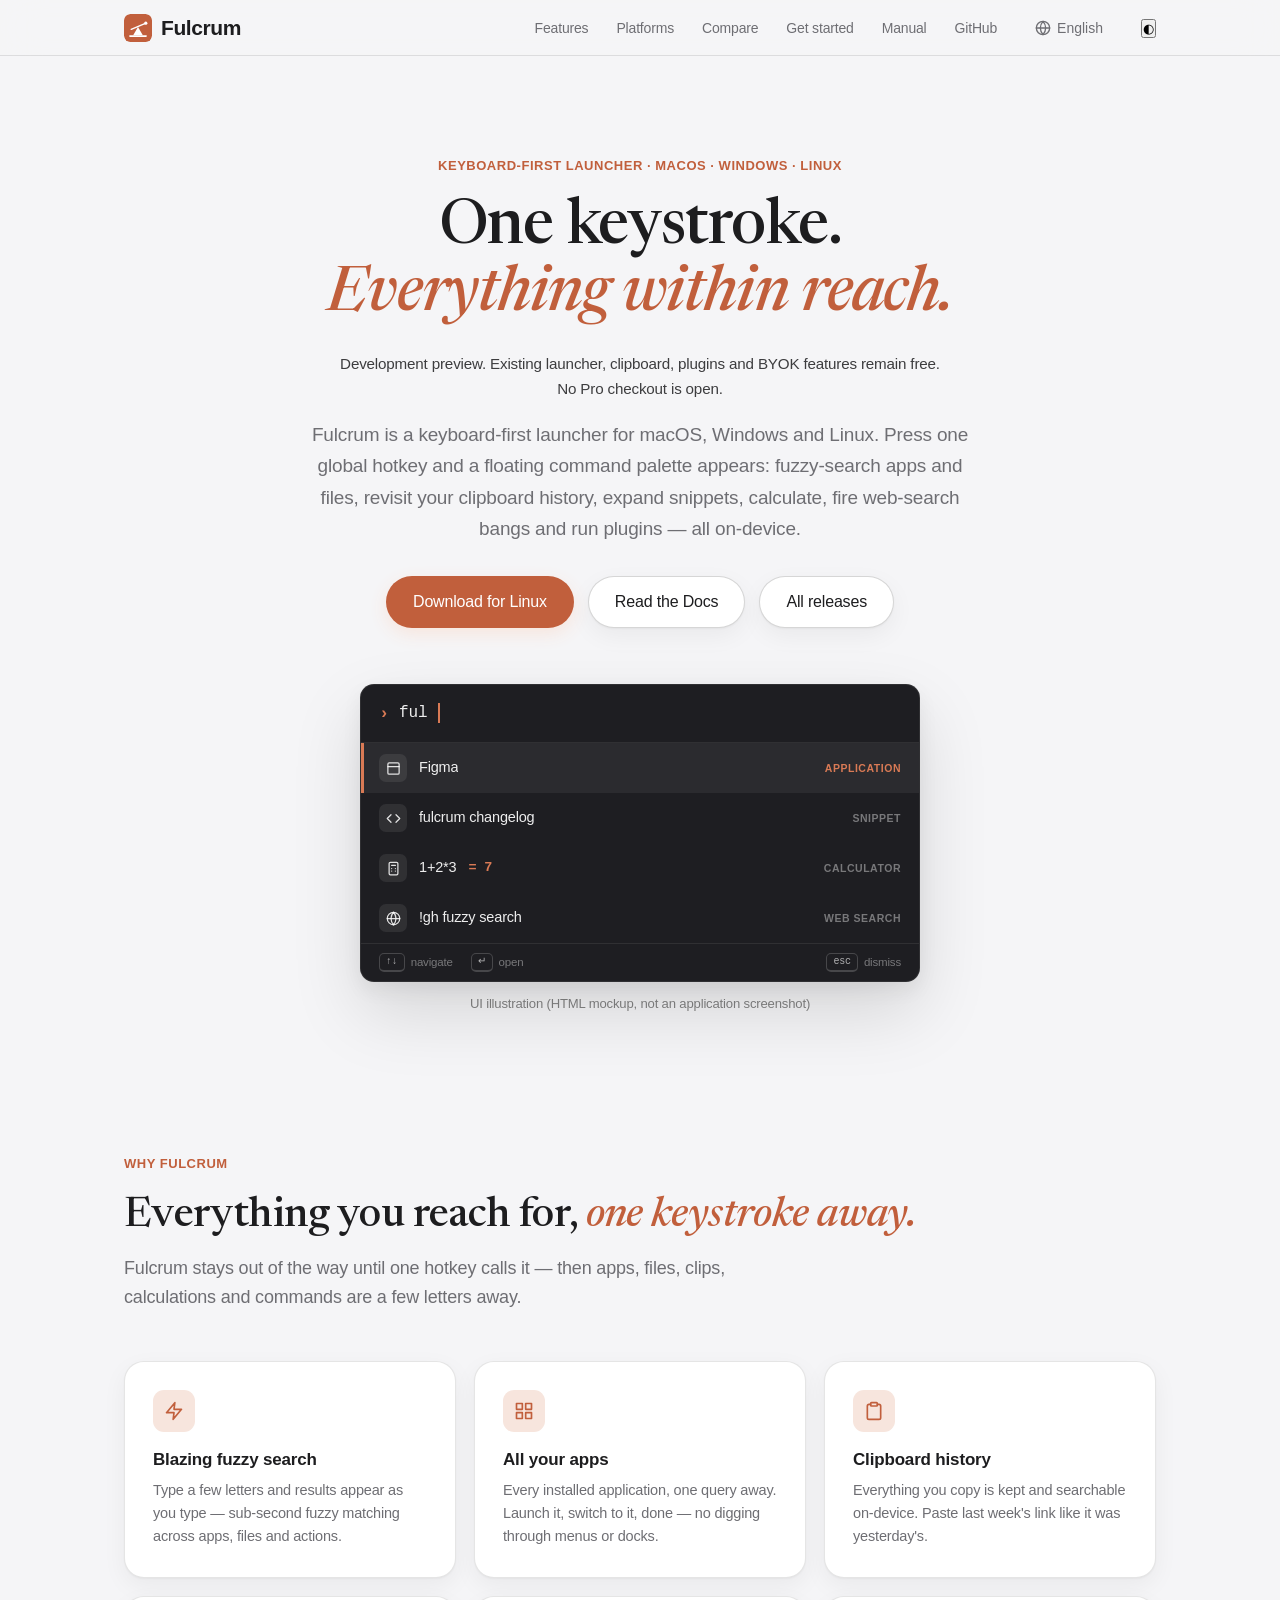
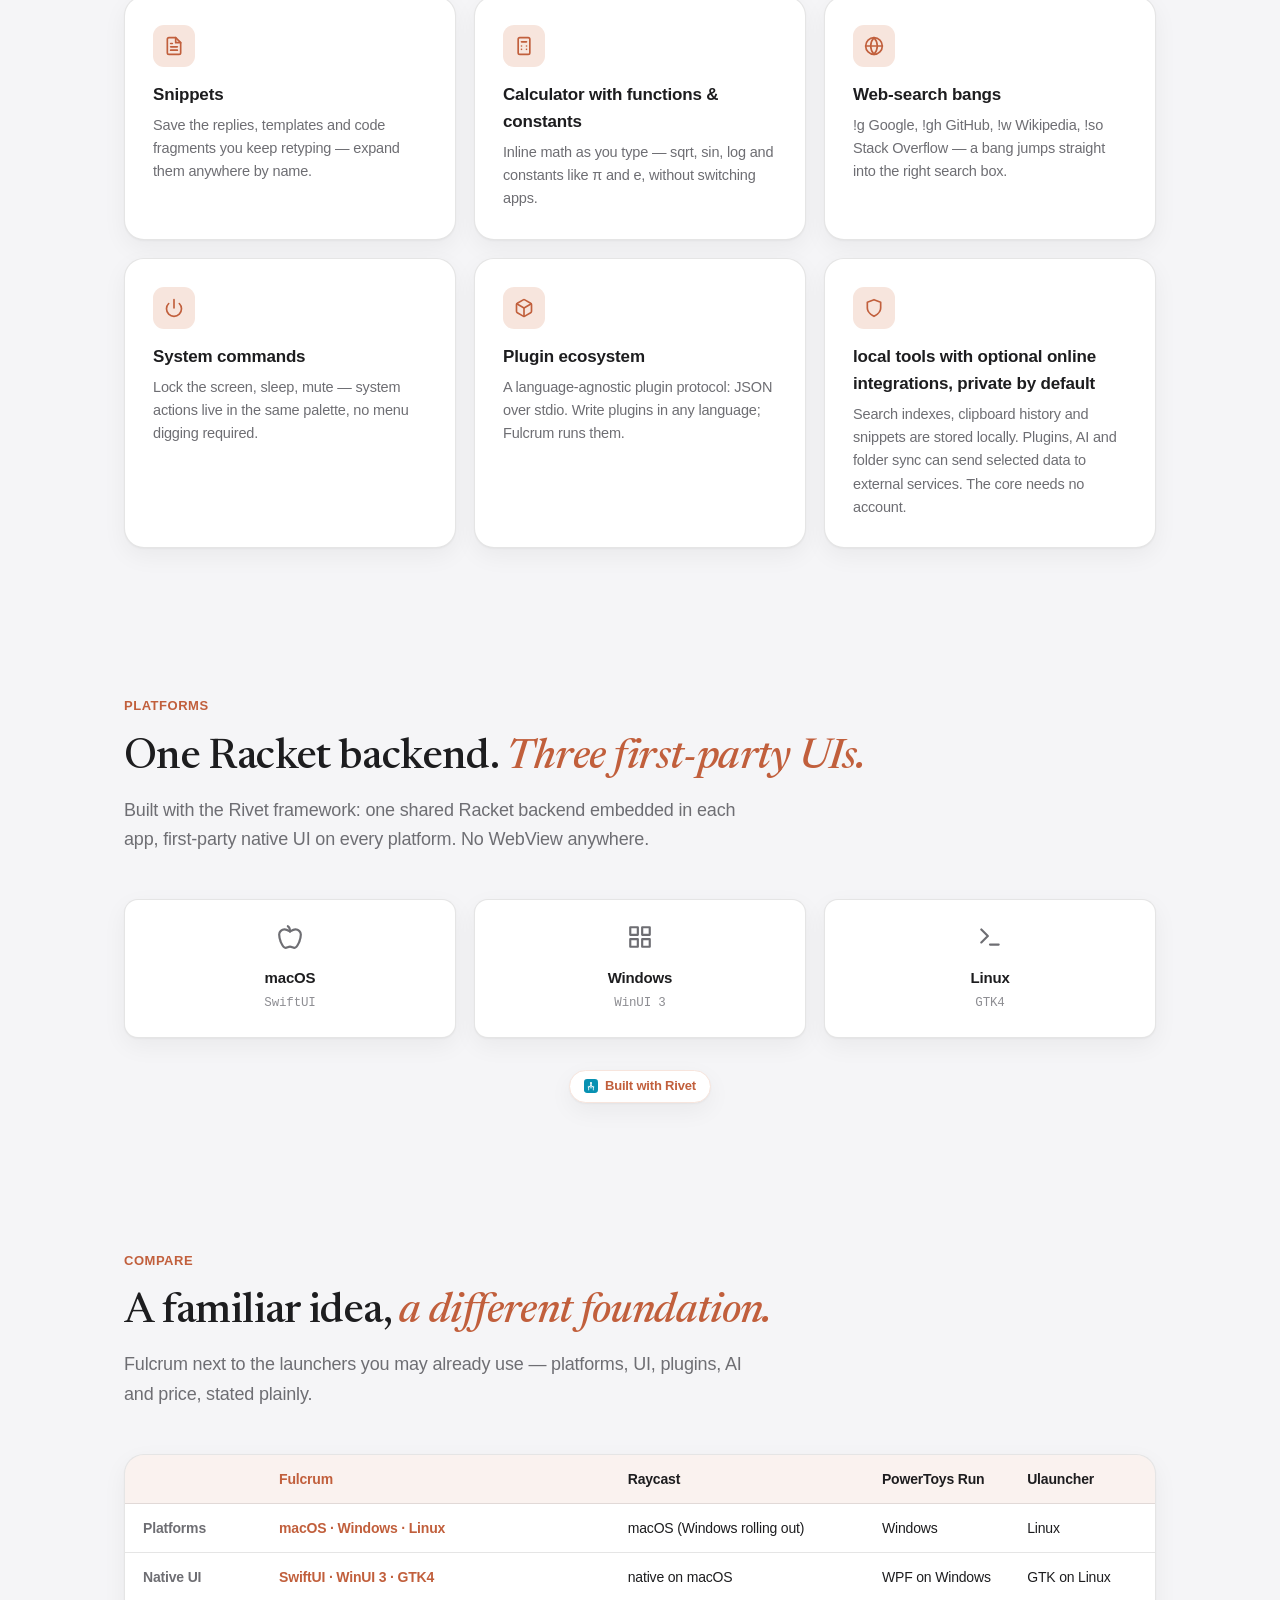
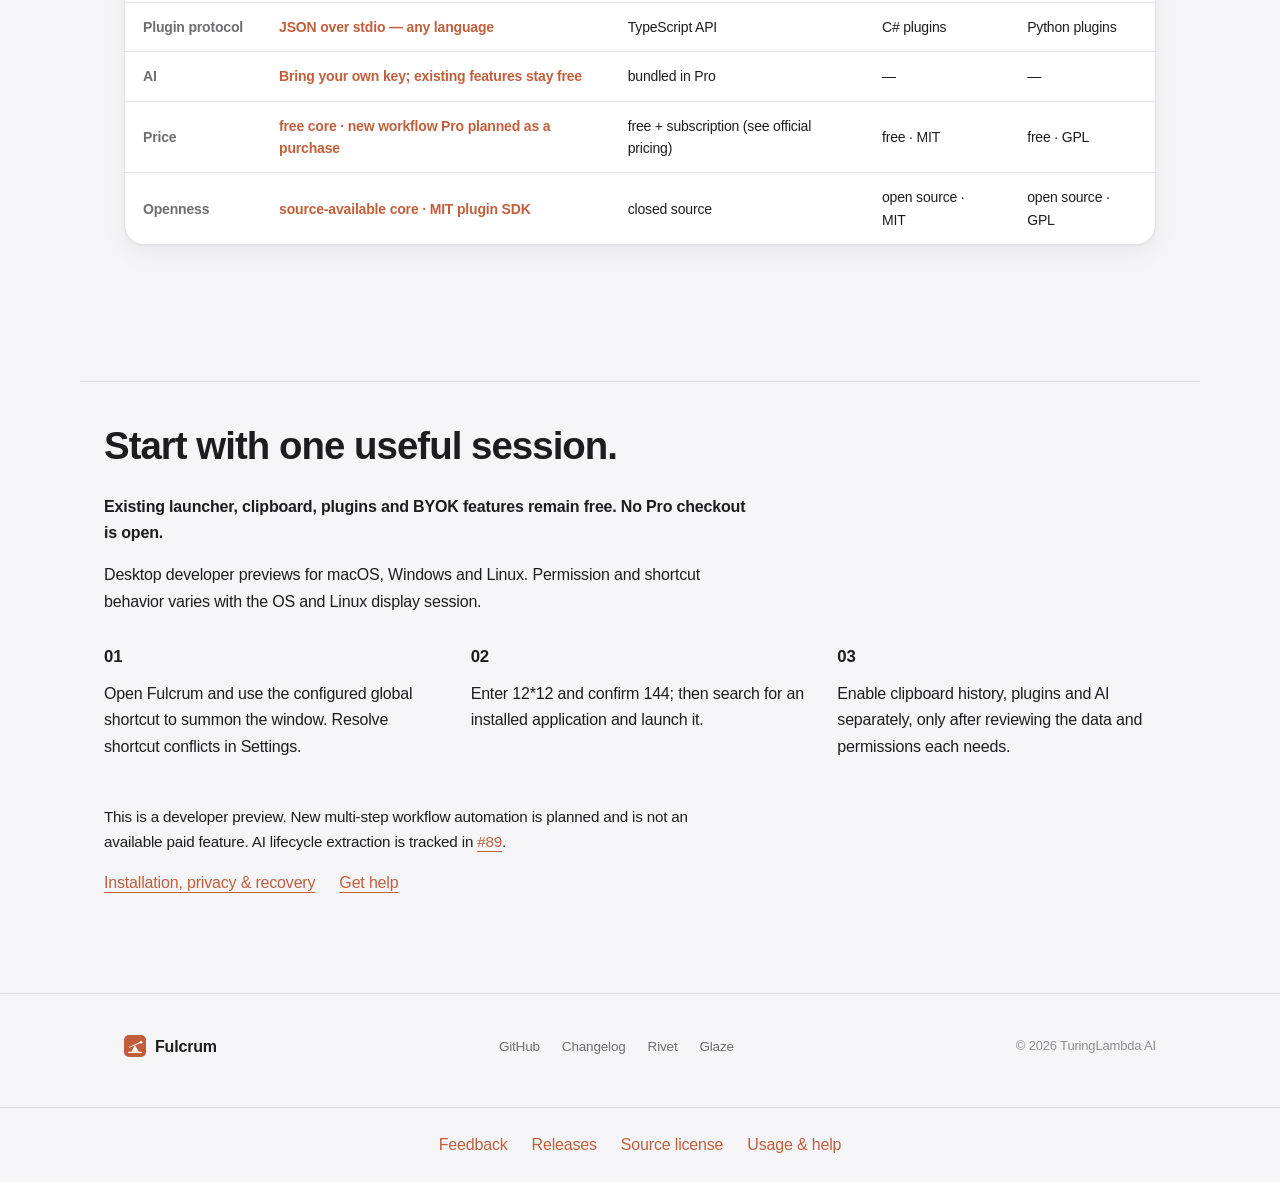
<file: site/index.html>
<!DOCTYPE html>
<html lang="zh-CN">

<head>
    <meta charset="UTF-8">
    <meta name="viewport" content="width=device-width, initial-scale=1.0">
    <title>Fulcrum 支点 — 一次按键，直达一切。</title>
    <meta name="description" content="Fulcrum（支点）是 macOS、Windows 与 Linux 上的键盘优先启动器：一个全局热键唤出浮动命令面板——模糊搜索应用与文件、剪贴板历史、片段、计算、网络搜索 bang 与插件，本地工具与可选在线集成。">
    <link rel="canonical" href="https://fulcrum.jrtx.site/">
    <meta name="theme-color" content="#c15f3c">
    <meta property="og:type" content="website">
    <meta property="og:site_name" content="Fulcrum">
    <meta property="og:title" content="Fulcrum — One keystroke. Everything within reach.">
    <meta property="og:description" content="Fulcrum is a keyboard-first launcher for macOS, Windows and Linux. One global hotkey opens a floating command palette: fuzzy-search apps and files, clipboard history, snippets, calculation, web-search bangs and plugins — local tools with optional online integrations.">
    <meta property="og:url" content="https://fulcrum.jrtx.site/">
    <meta name="twitter:card" content="summary">
    <meta name="twitter:title" content="Fulcrum — One keystroke. Everything within reach.">
    <meta name="twitter:description" content="Fulcrum is a keyboard-first launcher for macOS, Windows and Linux. One global hotkey opens a floating command palette: apps, files, clipboard history, snippets, calculation, web-search bangs and plugins — local tools with optional online integrations.">
    <script>
        // Anti-flash: set the theme before the stylesheet paints — from
        // localStorage when the user has picked manually, otherwise from the
        // system preference.
        (function () {
            var t;
            try { t = localStorage.getItem('fulcrum-theme'); } catch (e) {}
            if (t !== 'dark' && t !== 'light') {
                t = window.matchMedia && matchMedia('(prefers-color-scheme: dark)').matches ? 'dark' : 'light';
            }
            document.documentElement.dataset.theme = t;
        })();
    </script>
    <link rel="icon" type="image/svg+xml" href="data:image/svg+xml,%3Csvg xmlns='http://www.w3.org/2000/svg' viewBox='0 0 512 512'%3E%3Crect width='512' height='512' rx='115' fill='%23c15f3c'/%3E%3Cpath d='M108 404 L404 404' stroke='%23FFFFFF' stroke-width='30' stroke-linecap='round'/%3E%3Cpath d='M256 236 L344 388 L168 388 Z' fill='%23FFFFFF'/%3E%3Cpath d='M132 282 L380 176' stroke='%23FFFFFF' stroke-width='24' stroke-linecap='round'/%3E%3Ccircle cx='398' cy='168' r='30' fill='%23FFFFFF'/%3E%3C/svg%3E">
    <link rel="stylesheet" href="styles.css">
    <link rel="preload" href="fonts/newsreader-latin-var.woff2" as="font" type="font/woff2" crossorigin>
    <link rel="preload" href="fonts/newsreader-latin-var-italic.woff2" as="font" type="font/woff2" crossorigin>
    <script>document.documentElement.classList.add('js-anim')</script>
    <style>
        /* Fulcrum's per-site accent family (warm copper), re-asserted over
           the shared stylesheet's neutral defaults — family pattern. */
        :root {
            --accent: #c15f3c;
            --accent-hover: #a94f30;
            --accent-soft: #f7e5dd;
            --accent-tint: rgba(193, 95, 60, 0.08);
            --accent-bright: #d97a55;
        }
    #pricing .pricing-grid { grid-template-columns:repeat(2,minmax(0,1fr)); }
#pricing .plan-price { font-size:clamp(2rem,4vw,3rem); overflow-wrap:anywhere; }
@media (max-width:700px) { #pricing .pricing-grid { grid-template-columns:minmax(0,1fr); } }
</style>
<script>
var _hmt = _hmt || [];
(function() {
  var hm = document.createElement("script");
  hm.src = "https://hm.baidu.com/hm.js?8e2445912635226bcba0c400bfb6079d";
  var s = document.getElementsByTagName("script")[0];
  s.parentNode.insertBefore(hm, s);
})();
</script>
<style>
  #product-support { display:flex; flex-wrap:wrap; justify-content:center; gap:12px 24px; padding:24px; font:inherit; border-top:1px solid var(--border, #a8a29e); }
  #product-support a:focus-visible { outline:2px solid currentColor; outline-offset:4px; }
  html:lang(en) #product-support .support-zh, html:lang(zh) #product-support .support-en { display:none; }
</style>
<style id="product-start-style">
.product-availability{font-size:.95rem;line-height:1.65;max-width:72ch;margin:18px 0;opacity:.85}
.hero-demo-caption{margin:12px auto 0;text-align:center;font-size:.82rem;line-height:1.5;color:var(--muted,var(--text-muted,#777));opacity:.9} .hero .product-availability{margin-left:auto;margin-right:auto}
.product-start{max-width:1120px;margin:64px auto;padding:32px 24px;border-top:1px solid var(--border,#aaa);font:inherit;line-height:1.65}
.product-start h2{font-size:clamp(1.7rem,3vw,2.4rem);letter-spacing:-.025em;margin:0 0 16px}.product-start h3{font-size:1.05rem;margin:0 0 10px}.product-start p{margin:0 0 16px;max-width:74ch}.product-start-grid{display:grid;grid-template-columns:repeat(3,minmax(0,1fr));gap:28px;margin:28px 0}.product-start a{text-decoration:underline;text-underline-offset:4px;overflow-wrap:anywhere}.product-start a:focus-visible{outline:2px solid currentColor;outline-offset:5px}.product-start .start-links{display:flex;gap:16px 24px;flex-wrap:wrap}.product-start .start-status{font-weight:600}.product-start .start-limits{font-size:.95em}
html:lang(en) .reader-zh,html:lang(zh) .reader-en{display:none!important}@media(max-width:700px){.product-start{margin:40px auto;padding:24px 20px}.product-start-grid{grid-template-columns:1fr;gap:18px}}
</style>
<style>.lang-menu li.lang-choice{padding:0}.lang-menu .lang-choice button{display:block;width:100%;padding:8px 12px;border:0;background:transparent;color:inherit;font:inherit;text-align:left;cursor:pointer}.lang-menu .lang-choice button:focus-visible{outline:2px solid currentColor;outline-offset:-2px;border-radius:4px}</style>
</head>

<body>

    <!-- Nav -->
    <nav class="nav-container">
        <div class="nav-wrapper">
            <div class="nav-brand">
                <svg class="nav-logo" width="28" height="28" viewBox="0 0 512 512" fill="none">
                    <rect width="512" height="512" rx="115" fill="#c15f3c"/>
                    <path d="M108 404 L404 404" stroke="#FFFFFF" stroke-width="30" stroke-linecap="round"/>
                    <path d="M256 236 L344 388 L168 388 Z" fill="#FFFFFF"/>
                    <path d="M132 282 L380 176" stroke="#FFFFFF" stroke-width="24" stroke-linecap="round"/>
                    <circle cx="398" cy="168" r="30" fill="#FFFFFF"/>
                </svg>
                Fulcrum
            </div>
            <ul class="nav-menu">
                <li><a href="#features" class="optional" data-i18n="nav.features">功能</a></li>
                <li><a href="#platforms" class="optional" data-i18n="nav.platforms">平台</a></li>
                <li><a href="#compare" class="optional" data-i18n="nav.compare">对比</a></li>
                <li><a href="#start-here" class="optional" data-i18n="nav.pricing">开始使用</a></li>
                <li><a href="guide.html" data-i18n="nav.guide">手册</a></li>
                <li><a href="https://github.com/turinglambdaai/fulcrum" class="optional">GitHub</a></li>
                <li class="lang-dropdown-wrapper">
                    <button class="lang-btn" onclick="void 0">
                        <svg width="16" height="16" viewBox="0 0 24 24" fill="none" stroke="currentColor" stroke-width="2" stroke-linecap="round" stroke-linejoin="round">
                            <circle cx="12" cy="12" r="10"></circle>
                            <line x1="2" y1="12" x2="22" y2="12"></line>
                            <path d="M12 2a15.3 15.3 0 0 1 4 10 15.3 15.3 0 0 1-4 10 15.3 15.3 0 0 1-4-10 15.3 15.3 0 0 1 4-10z"></path>
                        </svg>
                        <span id="current-lang-label">English</span>
                    </button>
                    <ul class="lang-menu">
                        <li class="lang-choice"><button type="button" onclick="setLanguage('en')">English</button></li>
                        <li class="lang-choice"><button type="button" onclick="setLanguage('zh')">简体中文</button></li>
                    </ul>
                </li>
                <li><button class="theme-btn" id="theme-btn" type="button" aria-label="Toggle theme">◐</button></li>
            </ul>
        </div>
    </nav>

    <!-- Hero -->
    <section class="hero" id="overview">
        <div class="container">
            <span class="eyebrow animate-on-scroll" data-i18n="hero.eyebrow">键盘优先的启动器 · macOS · Windows · Linux</span>
            <h1 class="animate-on-scroll">
                <span data-i18n="hero.h1a">一次按键，</span>
                <span class="accent" data-i18n="hero.h1b">直达一切。</span>
            </h1>
<p class="reader-en product-availability" lang="en">Development preview. Existing launcher, clipboard, plugins and BYOK features remain free. No Pro checkout is open.</p><p class="reader-zh product-availability" lang="zh">开发预览。已有启动器、剪贴板、插件和 BYOK 功能保持免费；尚未开放 Pro 购买。</p>
            <p class="lead animate-on-scroll" data-i18n="hero.lead">Fulcrum（支点）是 macOS、Windows 与 Linux 上的键盘优先启动器。按下全局热键，浮出命令面板：模糊搜索应用与文件、回溯剪贴板历史、展开片段、随手计算、发起网络搜索、运行插件——一切都在本机完成。</p>

            <div class="hero-buttons animate-on-scroll">
                <a href="https://github.com/turinglambdaai/fulcrum/releases/latest/download/fulcrum-macos-arm64.dmg" class="btn btn-primary" data-i18n="hero.cta-primary">下载 macOS 版</a>
                <a href="guide.html" class="btn btn-secondary" data-i18n="hero.cta-docs">阅读文档</a>
                <a href="https://github.com/turinglambdaai/fulcrum/releases" class="btn btn-secondary" data-i18n="hero.all-releases">全部版本</a>
            </div>

            <div class="hero-visual animate-on-scroll">
                <div class="launcher" role="img" aria-labelledby="hero-demo-caption">
                    <div class="launcher-search">
                        <span class="launcher-chevron" aria-hidden="true">›</span>
                        <span class="launcher-query">ful</span>
                        <span class="launcher-caret" aria-hidden="true"></span>
                    </div>
                    <div class="launcher-results">
                        <div class="launcher-row is-active">
                            <span class="row-icon" aria-hidden="true">
                                <svg width="15" height="15" viewBox="0 0 24 24" fill="none" stroke="currentColor" stroke-width="2" stroke-linecap="round" stroke-linejoin="round"><rect x="3" y="3" width="18" height="18" rx="2"/><line x1="3" y1="9" x2="21" y2="9"/></svg>
                            </span>
                            <span class="row-title">Figma</span>
                            <span class="row-kind" data-i18n="launcher.row1-kind">应用</span>
                        </div>
                        <div class="launcher-row">
                            <span class="row-icon" aria-hidden="true">
                                <svg width="15" height="15" viewBox="0 0 24 24" fill="none" stroke="currentColor" stroke-width="2" stroke-linecap="round" stroke-linejoin="round"><polyline points="16 18 22 12 16 6"/><polyline points="8 6 2 12 8 18"/></svg>
                            </span>
                            <span class="row-title" data-i18n="launcher.row2-title">fulcrum 更新日志</span>
                            <span class="row-kind" data-i18n="launcher.row2-kind">片段</span>
                        </div>
                        <div class="launcher-row">
                            <span class="row-icon" aria-hidden="true">
                                <svg width="15" height="15" viewBox="0 0 24 24" fill="none" stroke="currentColor" stroke-width="2" stroke-linecap="round" stroke-linejoin="round"><rect x="5" y="2" width="14" height="20" rx="2"/><line x1="9" y1="7" x2="15" y2="7"/><line x1="9" y1="12" x2="9.01" y2="12"/><line x1="15" y1="12" x2="15.01" y2="12"/><line x1="9" y1="16" x2="9.01" y2="16"/><line x1="15" y1="16" x2="15.01" y2="16"/></svg>
                            </span>
                            <span class="row-title">1+2*3</span>
                            <span class="row-value">= 7</span>
                            <span class="row-kind" data-i18n="launcher.row3-kind">计算器</span>
                        </div>
                        <div class="launcher-row">
                            <span class="row-icon" aria-hidden="true">
                                <svg width="15" height="15" viewBox="0 0 24 24" fill="none" stroke="currentColor" stroke-width="2" stroke-linecap="round" stroke-linejoin="round"><circle cx="12" cy="12" r="10"/><line x1="2" y1="12" x2="22" y2="12"/><path d="M12 2a15.3 15.3 0 0 1 4 10 15.3 15.3 0 0 1-4 10 15.3 15.3 0 0 1-4-10 15.3 15.3 0 0 1 4-10z"/></svg>
                            </span>
                            <span class="row-title">!gh fuzzy search</span>
                            <span class="row-kind" data-i18n="launcher.row4-kind">网络搜索</span>
                        </div>
                    </div>
                    <div class="launcher-footer">
                        <span class="launcher-hint"><span class="launcher-kbd">↑↓</span><span data-i18n="launcher.hint-navigate">选择</span></span>
                        <span class="launcher-hint"><span class="launcher-kbd">↵</span><span data-i18n="launcher.hint-open">打开</span></span>
                        <span class="launcher-hint launcher-hint-right"><span class="launcher-kbd">esc</span><span data-i18n="launcher.hint-dismiss">关闭</span></span>
                    </div>
                </div>
                <p class="hero-demo-caption" id="hero-demo-caption" data-i18n="hero.demo-caption">界面示意（HTML 模型，并非实际软件截图）</p>
            </div>
        </div>
    </section>

    <!-- Features -->
    <section id="features">
        <div class="container">
            <span class="eyebrow animate-on-scroll" data-i18n="features.eyebrow">为什么是 Fulcrum</span>
            <h2 class="section-title animate-on-scroll">
                <span data-i18n="features.title-a">你伸手可及的一切，</span>
                <span class="accent" data-i18n="features.title-b">只差一次按键。</span>
            </h2>
            <p class="section-lead animate-on-scroll" data-i18n="features.lead">Fulcrum 平时隐于幕后，一个热键唤出——此后应用、文件、剪贴、计算与命令，都只差几个字母。</p>

            <div class="bento-grid">
                <div class="bento-card animate-on-scroll">
                    <div class="card-icon">
                        <svg width="20" height="20" viewBox="0 0 24 24" fill="none" stroke="currentColor" stroke-width="2" stroke-linecap="round" stroke-linejoin="round"><polygon points="13 2 3 14 12 14 11 22 21 10 12 10 13 2"/></svg>
                    </div>
                    <h3 data-i18n="features.f1-title">疾速模糊搜索</h3>
                    <p data-i18n="features.f1-body">敲几个字母，结果随输入即时出现——跨应用、文件与操作的亚秒级模糊匹配。</p>
                </div>
                <div class="bento-card animate-on-scroll">
                    <div class="card-icon">
                        <svg width="20" height="20" viewBox="0 0 24 24" fill="none" stroke="currentColor" stroke-width="2" stroke-linecap="round" stroke-linejoin="round"><rect x="3" y="3" width="7" height="7"/><rect x="14" y="3" width="7" height="7"/><rect x="14" y="14" width="7" height="7"/><rect x="3" y="14" width="7" height="7"/></svg>
                    </div>
                    <h3 data-i18n="features.f2-title">所有应用</h3>
                    <p data-i18n="features.f2-body">每个已安装的应用，一次查询直达。启动、切换、完成——不必再在菜单和 Dock 里翻找。</p>
                </div>
                <div class="bento-card animate-on-scroll">
                    <div class="card-icon">
                        <svg width="20" height="20" viewBox="0 0 24 24" fill="none" stroke="currentColor" stroke-width="2" stroke-linecap="round" stroke-linejoin="round"><path d="M16 4h2a2 2 0 0 1 2 2v14a2 2 0 0 1-2 2H6a2 2 0 0 1-2-2V6a2 2 0 0 1 2-2h2"/><rect x="8" y="2" width="8" height="4" rx="1" ry="1"/></svg>
                    </div>
                    <h3 data-i18n="features.f3-title">剪贴板历史</h3>
                    <p data-i18n="features.f3-body">复制过的一切都保存在本机、随时可搜。上周的链接，像昨天的随取随贴。</p>
                </div>
                <div class="bento-card animate-on-scroll">
                    <div class="card-icon">
                        <svg width="20" height="20" viewBox="0 0 24 24" fill="none" stroke="currentColor" stroke-width="2" stroke-linecap="round" stroke-linejoin="round"><path d="M14 2H6a2 2 0 0 0-2 2v16a2 2 0 0 0 2 2h12a2 2 0 0 0 2-2V8z"/><polyline points="14 2 14 8 20 8"/><line x1="16" y1="13" x2="8" y2="13"/><line x1="16" y1="17" x2="8" y2="17"/><polyline points="10 9 9 9 8 9"/></svg>
                    </div>
                    <h3 data-i18n="features.f4-title">文本片段</h3>
                    <p data-i18n="features.f4-body">把反复输入的回复、模板和代码片段存起来——按名字随处展开。</p>
                </div>
                <div class="bento-card animate-on-scroll">
                    <div class="card-icon">
                        <svg width="20" height="20" viewBox="0 0 24 24" fill="none" stroke="currentColor" stroke-width="2" stroke-linecap="round" stroke-linejoin="round"><rect x="5" y="2" width="14" height="20" rx="2"/><line x1="9" y1="7" x2="15" y2="7"/><line x1="9" y1="12" x2="9.01" y2="12"/><line x1="15" y1="12" x2="15.01" y2="12"/><line x1="9" y1="16" x2="9.01" y2="16"/><line x1="15" y1="16" x2="15.01" y2="16"/></svg>
                    </div>
                    <h3 data-i18n="features.f5-title">计算器：函数与常量</h3>
                    <p data-i18n="features.f5-body">边输入边计算——支持 sqrt、sin、log 与 π、e 等常量，无需切换应用。</p>
                </div>
                <div class="bento-card animate-on-scroll">
                    <div class="card-icon">
                        <svg width="20" height="20" viewBox="0 0 24 24" fill="none" stroke="currentColor" stroke-width="2" stroke-linecap="round" stroke-linejoin="round"><circle cx="12" cy="12" r="10"/><line x1="2" y1="12" x2="22" y2="12"/><path d="M12 2a15.3 15.3 0 0 1 4 10 15.3 15.3 0 0 1-4 10 15.3 15.3 0 0 1-4-10 15.3 15.3 0 0 1 4-10z"/></svg>
                    </div>
                    <h3 data-i18n="features.f6-title">网络搜索 bang</h3>
                    <p data-i18n="features.f6-body">!g 谷歌、!gh GitHub、!w 维基百科、!so Stack Overflow——一个 bang 直达对应的搜索框。</p>
                </div>
                <div class="bento-card animate-on-scroll">
                    <div class="card-icon">
                        <svg width="20" height="20" viewBox="0 0 24 24" fill="none" stroke="currentColor" stroke-width="2" stroke-linecap="round" stroke-linejoin="round"><path d="M18.36 6.64a9 9 0 1 1-12.73 0"/><line x1="12" y1="2" x2="12" y2="12"/></svg>
                    </div>
                    <h3 data-i18n="features.f7-title">系统命令</h3>
                    <p data-i18n="features.f7-body">锁屏、睡眠、静音——系统操作也在同一块面板里，不必翻菜单。</p>
                </div>
                <div class="bento-card animate-on-scroll">
                    <div class="card-icon">
                        <svg width="20" height="20" viewBox="0 0 24 24" fill="none" stroke="currentColor" stroke-width="2" stroke-linecap="round" stroke-linejoin="round"><path d="M21 16V8a2 2 0 0 0-1-1.73l-7-4a2 2 0 0 0-2 0l-7 4A2 2 0 0 0 3 8v8a2 2 0 0 0 1 1.73l7 4a2 2 0 0 0 2 0l7-4A2 2 0 0 0 21 16z"/><polyline points="3.27 6.96 12 12.01 20.73 6.96"/><line x1="12" y1="22.08" x2="12" y2="12"/></svg>
                    </div>
                    <h3 data-i18n="features.f8-title">插件生态</h3>
                    <p data-i18n="features.f8-body">语言无关的插件协议：JSON over stdio。用什么语言写插件都行，Fulcrum 负责运行。</p>
                </div>
                <div class="bento-card animate-on-scroll">
                    <div class="card-icon">
                        <svg width="20" height="20" viewBox="0 0 24 24" fill="none" stroke="currentColor" stroke-width="2" stroke-linecap="round" stroke-linejoin="round"><path d="M12 22s8-4 8-10V5l-8-3-8 3v7c0 6 8 10 8 10z"/></svg>
                    </div>
                    <h3 data-i18n="features.f9-title">本地工具与可选在线集成，默认私有</h3>
                    <p data-i18n="features.f9-body">搜索索引、剪贴板历史与片段保存在本地。插件、AI 与文件夹同步可将选定数据发送至外部服务。核心功能无需注册账号。</p>
                </div>
            </div>
        </div>
    </section>

    <!-- Platforms -->
    <section id="platforms">
        <div class="container">
            <span class="eyebrow animate-on-scroll" data-i18n="platforms.eyebrow">跨平台</span>
            <h2 class="section-title animate-on-scroll">
                <span data-i18n="platforms.title-a">一个 Racket 后端。</span>
                <span class="accent" data-i18n="platforms.title-b">三套一等原生 UI。</span>
            </h2>
            <p class="section-lead animate-on-scroll" data-i18n="platforms.lead">基于 Rivet 框架构建：一个共享的 Racket 后端嵌入每个应用，每个平台都是一等原生 UI。没有任何 WebView。</p>

            <div class="platforms-grid">
                <div class="platform-card animate-on-scroll">
                    <div class="platform-icon">
                        <svg width="26" height="26" viewBox="0 0 24 24" fill="none" stroke="currentColor" stroke-width="2" stroke-linecap="round" stroke-linejoin="round"><path d="M12 20.94c1.5 0 2.75 1.06 4 1.06 3 0 6-8 6-12.22A4.91 4.91 0 0 0 17 5c-2.22 0-4 1.44-5 2-1-.56-2.78-2-5-2a4.9 4.9 0 0 0-5 4.78C2 14 5 22 8 22c1.25 0 2.5-1.06 4-1.06Z"/><path d="M10 2c1 .5 2 2 2 5"/></svg>
                    </div>
                    <div class="platform-name">macOS</div>
                    <div class="platform-format">SwiftUI</div>
                </div>
                <div class="platform-card animate-on-scroll">
                    <div class="platform-icon">
                        <svg width="26" height="26" viewBox="0 0 24 24" fill="none" stroke="currentColor" stroke-width="2" stroke-linecap="round" stroke-linejoin="round"><rect x="3" y="3" width="7" height="7"/><rect x="14" y="3" width="7" height="7"/><rect x="14" y="14" width="7" height="7"/><rect x="3" y="14" width="7" height="7"/></svg>
                    </div>
                    <div class="platform-name">Windows</div>
                    <div class="platform-format">WinUI 3</div>
                </div>
                <div class="platform-card animate-on-scroll">
                    <div class="platform-icon">
                        <svg width="26" height="26" viewBox="0 0 24 24" fill="none" stroke="currentColor" stroke-width="2" stroke-linecap="round" stroke-linejoin="round"><polyline points="4 17 10 11 4 5"/><line x1="12" y1="19" x2="20" y2="19"/></svg>
                    </div>
                    <div class="platform-name">Linux</div>
                    <div class="platform-format">GTK4</div>
                </div>
            </div>

            <div class="chips-row animate-on-scroll">
                <a class="rivet-chip" href="https://rivet.jrtx.site">
                    <svg width="14" height="14" viewBox="0 0 512 512" fill="none">
                        <rect width="512" height="512" rx="115" fill="#0891B2"/>
                        <circle cx="256" cy="150" r="40" fill="#FFFFFF"/>
                        <path d="M256 190 L256 330" stroke="#FFFFFF" stroke-width="38" stroke-linecap="round"/>
                        <path d="M256 240 L170 290 M256 240 L342 290" stroke="#FFFFFF" stroke-width="34" stroke-linecap="round"/>
                        <circle cx="170" cy="290" r="22" fill="none" stroke="#FFFFFF" stroke-width="20"/>
                        <circle cx="342" cy="290" r="22" fill="none" stroke="#FFFFFF" stroke-width="20"/>
                        <path d="M170 312 L170 400 M342 312 L342 400" stroke="#FFFFFF" stroke-width="30" stroke-linecap="round"/>
                    </svg>
                    <span data-i18n="chip.rivet">基于 Rivet 构建</span>
                </a>
            </div>
        </div>
    </section>

    <!-- Compare -->
    <section id="compare">
        <div class="container">
            <span class="eyebrow animate-on-scroll" data-i18n="compare.eyebrow">对比</span>
            <h2 class="section-title animate-on-scroll">
                <span data-i18n="compare.title-a">熟悉的想法，</span>
                <span class="accent" data-i18n="compare.title-b">不同的地基。</span>
            </h2>
            <p class="section-lead animate-on-scroll" style="margin-bottom: 0;" data-i18n="compare.lead">把 Fulcrum 与你可能已在使用的启动器放在一起——平台、UI、插件、AI 与价格，如实陈述。</p>

            <div class="compare-table-wrap animate-on-scroll">
                <table class="compare">
                    <thead>
                        <tr>
                            <th></th>
                            <th class="yes">Fulcrum</th>
                            <th>Raycast</th>
                            <th>PowerToys Run</th>
                            <th>Ulauncher</th>
                        </tr>
                    </thead>
                    <tbody>
                        <tr>
                            <td data-i18n="compare.r1-label">平台</td>
                            <td class="yes">macOS · Windows · Linux</td>
                            <td data-i18n="compare.r1-raycast">macOS（Windows 逐步推出）</td>
                            <td>Windows</td>
                            <td>Linux</td>
                        </tr>
                        <tr>
                            <td data-i18n="compare.r2-label">原生 UI</td>
                            <td class="yes">SwiftUI · WinUI 3 · GTK4</td>
                            <td data-i18n="compare.r2-raycast">macOS 上原生</td>
                            <td data-i18n="compare.r2-pt">Windows 上的 WPF</td>
                            <td data-i18n="compare.r2-ulauncher">Linux 上的 GTK</td>
                        </tr>
                        <tr>
                            <td data-i18n="compare.r3-label">插件协议</td>
                            <td class="yes" data-i18n="compare.r3-fulcrum">JSON over stdio——语言不限</td>
                            <td>TypeScript API</td>
                            <td data-i18n="compare.r3-pt">C# 插件</td>
                            <td data-i18n="compare.r3-ulauncher">Python 插件</td>
                        </tr>
                        <tr>
                            <td>AI</td>
                            <td class="yes" data-i18n="compare.r4-fulcrum">自带密钥（BYOK），现有能力免费</td>
                            <td data-i18n="compare.r4-raycast">Pro 内置</td>
                            <td>—</td>
                            <td>—</td>
                        </tr>
                        <tr>
                            <td data-i18n="compare.r5-label">价格</td>
                            <td class="yes" data-i18n="compare.r5-fulcrum">核心免费 · 新工作流 Pro 买断规划</td>
                            <td data-i18n="compare.r5-raycast">免费 + 订阅（以官网为准）</td>
                            <td data-i18n="compare.r5-pt">免费 · MIT</td>
                            <td data-i18n="compare.r5-ulauncher">免费 · GPL</td>
                        </tr>
                        <tr>
                            <td data-i18n="compare.r6-label">开放性</td>
                            <td class="yes" data-i18n="compare.r6-fulcrum">核心源码可见 · MIT 插件 SDK</td>
                            <td data-i18n="compare.r6-raycast">闭源</td>
                            <td data-i18n="compare.r6-pt">开源 · MIT</td>
                            <td data-i18n="compare.r6-ulauncher">开源 · GPL</td>
                        </tr>
                    </tbody>
                </table>
            </div>
        </div>
    </section>

    <!-- Pricing -->


    <!-- Footer -->
    <section id="start-here" class="product-start" aria-label="Get started / 开始使用">
<h2 class="reader-en " lang="en">Start with one useful session.</h2><h2 class="reader-zh " lang="zh">从一次有效使用开始。</h2><p class="reader-en start-status" lang="en">Existing launcher, clipboard, plugins and BYOK features remain free. No Pro checkout is open.</p><p class="reader-zh start-status" lang="zh">已有启动器、剪贴板、插件和 BYOK 功能保持免费；尚未开放 Pro 购买。</p><p class="reader-en " lang="en">Desktop developer previews for macOS, Windows and Linux. Permission and shortcut behavior varies with the OS and Linux display session.</p><p class="reader-zh " lang="zh">提供 macOS、Windows、Linux 桌面开发预览。权限与快捷键行为取决于系统及 Linux 图形会话。</p><div class="product-start-grid"><article><h3 class="reader-en " lang="en">01</h3><h3 class="reader-zh " lang="zh">01</h3><p class="reader-en " lang="en">Open Fulcrum and use the configured global shortcut to summon the window. Resolve shortcut conflicts in Settings.</p><p class="reader-zh " lang="zh">打开 Fulcrum，用设置中的全局快捷键呼出窗口；快捷键冲突在设置中解决。</p></article><article><h3 class="reader-en " lang="en">02</h3><h3 class="reader-zh " lang="zh">02</h3><p class="reader-en " lang="en">Enter 12*12 and confirm 144; then search for an installed application and launch it.</p><p class="reader-zh " lang="zh">输入 12*12 确认得到 144，再搜索并启动一个已安装应用。</p></article><article><h3 class="reader-en " lang="en">03</h3><h3 class="reader-zh " lang="zh">03</h3><p class="reader-en " lang="en">Enable clipboard history, plugins and AI separately, only after reviewing the data and permissions each needs.</p><p class="reader-zh " lang="zh">分别按需启用剪贴板历史、插件和 AI，先了解各自需要的数据与权限。</p></article></div><p class="reader-en start-limits" lang="en">This is a developer preview. New multi-step workflow automation is planned and is not an available paid feature. AI lifecycle extraction is tracked in <a href="https://github.com/turinglambdaai/fulcrum/issues/89">#89</a>.</p><p class="reader-zh start-limits" lang="zh">当前为开发预览。新增多步骤工作流自动化仍在规划，尚不是可购买能力。AI 生命周期拆分见 <a href="https://github.com/turinglambdaai/fulcrum/issues/89">#89</a>。</p><div class="start-links"><a class="reader-en" lang="en" href="https://github.com/turinglambdaai/fulcrum/blob/main/docs/user-guide.md">Installation, privacy &amp; recovery</a><a class="reader-zh" lang="zh" href="https://github.com/turinglambdaai/fulcrum/blob/main/docs/user-guide.zh-CN.md">安装、隐私与恢复</a><a href="https://github.com/turinglambdaai/fulcrum/issues"><span class="reader-en " lang="en">Get help</span><span class="reader-zh " lang="zh">反馈与帮助</span></a></div>
</section>
<footer>
        <div class="footer-content">
            <div class="footer-brand">
                <svg width="22" height="22" viewBox="0 0 512 512" fill="none">
                    <rect width="512" height="512" rx="115" fill="#c15f3c"/>
                    <path d="M108 404 L404 404" stroke="#FFFFFF" stroke-width="30" stroke-linecap="round"/>
                    <path d="M256 236 L344 388 L168 388 Z" fill="#FFFFFF"/>
                    <path d="M132 282 L380 176" stroke="#FFFFFF" stroke-width="24" stroke-linecap="round"/>
                    <circle cx="398" cy="168" r="30" fill="#FFFFFF"/>
                </svg>
                Fulcrum
            </div>
            <div class="footer-links">
                <a href="https://github.com/turinglambdaai/fulcrum">GitHub</a>
                <a href="https://github.com/turinglambdaai/fulcrum/blob/main/CHANGELOG.md" data-i18n="footer.changelog">更新日志</a>
                <a href="https://rivet.jrtx.site">Rivet</a>
                <a href="https://glaze.jrtx.site">Glaze</a>
            </div>
            <div class="footer-note">© 2026 TuringLambda AI</div>
        </div>
    </footer>
<nav id="product-support" aria-label="Support / 支持"><a href="https://github.com/turinglambdaai/fulcrum/issues"><span class="support-zh">反馈</span><span class="support-en" lang="en">Feedback</span></a> <a href="https://github.com/turinglambdaai/fulcrum/releases"><span class="support-zh">发布与更新</span><span class="support-en" lang="en">Releases</span></a> <a href="https://github.com/turinglambdaai/fulcrum/blob/main/LICENSE"><span class="support-zh">源码许可</span><span class="support-en" lang="en">Source license</span></a> <a class="support-zh" href="https://github.com/turinglambdaai/fulcrum/blob/main/docs/user-guide.zh-CN.md">使用与帮助</a> <a class="support-en" lang="en" href="https://github.com/turinglambdaai/fulcrum/blob/main/docs/user-guide.md">Usage & help</a></nav>

    <script>
        // Platform-aware direct download: point the hero CTA at the stable
        // versionless alias for the visitor's OS and switch its i18n key
        // before the language pass below runs, so the label matches too.
        (function () {
            var BASE = 'https://github.com/turinglambdaai/fulcrum/releases/latest/download/';
            var ua = navigator.userAgent;
            var os = /Windows/i.test(ua) ? 'win' : (/Mac|iPhone|iPad/i.test(ua) ? 'mac' : (/Linux|X11/i.test(ua) ? 'linux' : 'mac'));
            // Linux UAs reveal ARM; macOS UAs do not, so mac defaults to the
            // Apple Silicon build (the majority); Chromium refines below.
            var arch = os === 'linux' && /aarch64|arm/i.test(ua) ? 'arm64' : (os === 'linux' ? 'x64' : 'arm64');
            // Linux ships the portable tar.gz as the direct download; the
            // native installers (deb/rpm/AppImage) return with the next
            // release once the upstream packaging fix is pinned.
            var file = {
                mac: 'fulcrum-macos-' + arch + '.dmg',
                win: 'fulcrum-windows-x64.msi',
                linux: 'fulcrum-linux-' + arch + '.tar.gz'
            }[os];
            var url = BASE + file;
            var key = 'hero.cta-' + { mac: 'mac', win: 'win', linux: 'linux' }[os];
            document.querySelectorAll('a[data-i18n="hero.cta-primary"]').forEach(function (a) {
                a.href = url;
                a.setAttribute('data-i18n', key);
            });
            if (navigator.userAgentData && navigator.userAgentData.getHighEntropyValues) {
                navigator.userAgentData.getHighEntropyValues(['architecture', 'platform']).then(function (h) {
                    if (!h || /Windows/i.test(h.platform || '')) return; // windows ships x64-only
                    var a = h.architecture === 'arm' ? 'arm64' : (h.architecture === 'x86' ? 'x64' : null);
                    if (!a || a === arch) return;
                    var f = os === 'mac' ? 'fulcrum-macos-' + a + '.dmg' : 'fulcrum-linux-' + a + '.tar.gz';
                    document.querySelectorAll('a[href="' + url + '"]').forEach(function (x) { x.href = BASE + f; });
                }).catch(function () {});
            }
        })();
    </script>
    <script>
        // Unified language policy (family standard): explicit choice wins;
        // otherwise follow the browser locale. Default copy is Chinese —
        // data-i18n keys below resolve against these dictionaries.
        (function () {
            var LANGUAGE_OVERRIDE_KEY = 'fulcrum-lang-override-v2';
            var LEGACY_LANGUAGE_KEY = 'site-lang';

            var zh = {
                "nav.features": "功能", "nav.platforms": "平台", "nav.compare": "对比", "nav.pricing": "开始使用", "nav.guide": "手册",
                "hero.eyebrow": "键盘优先的启动器 · macOS · Windows · Linux",
                "hero.h1a": "一次按键，", "hero.h1b": "直达一切。",
                "hero.lead": "Fulcrum（支点）是 macOS、Windows 与 Linux 上的键盘优先启动器。按下全局热键，浮出命令面板：模糊搜索应用与文件、回溯剪贴板历史、展开片段、随手计算、发起网络搜索、运行插件——一切都在本机完成。",
                "hero.cta-primary": "下载 macOS 版", "hero.cta-docs": "阅读文档",
                "hero.cta-mac": "下载 macOS 版", "hero.cta-win": "下载 Windows 版", "hero.cta-linux": "下载 Linux 版",
                "hero.all-releases": "全部版本", "hero.demo-caption": "界面示意（HTML 模型，并非实际软件截图）",
                "launcher.row1-kind": "应用",
                "launcher.row2-title": "fulcrum 更新日志", "launcher.row2-kind": "片段",
                "launcher.row3-kind": "计算器",
                "launcher.row4-kind": "网络搜索",
                "launcher.hint-navigate": "选择", "launcher.hint-open": "打开", "launcher.hint-dismiss": "关闭",
                "features.eyebrow": "为什么是 Fulcrum",
                "features.title-a": "你伸手可及的一切，", "features.title-b": "只差一次按键。",
                "features.lead": "Fulcrum 平时隐于幕后，一个热键唤出——此后应用、文件、剪贴、计算与命令，都只差几个字母。",
                "features.f1-title": "疾速模糊搜索",
                "features.f1-body": "敲几个字母，结果随输入即时出现——跨应用、文件与操作的亚秒级模糊匹配。",
                "features.f2-title": "所有应用",
                "features.f2-body": "每个已安装的应用，一次查询直达。启动、切换、完成——不必再在菜单和 Dock 里翻找。",
                "features.f3-title": "剪贴板历史",
                "features.f3-body": "复制过的一切都保存在本机、随时可搜。上周的链接，像昨天的随取随贴。",
                "features.f4-title": "文本片段",
                "features.f4-body": "把反复输入的回复、模板和代码片段存起来——按名字随处展开。",
                "features.f5-title": "计算器：函数与常量",
                "features.f5-body": "边输入边计算——支持 sqrt、sin、log 与 π、e 等常量，无需切换应用。",
                "features.f6-title": "网络搜索 bang",
                "features.f6-body": "!g 谷歌、!gh GitHub、!w 维基百科、!so Stack Overflow——一个 bang 直达对应的搜索框。",
                "features.f7-title": "系统命令",
                "features.f7-body": "锁屏、睡眠、静音——系统操作也在同一块面板里，不必翻菜单。",
                "features.f8-title": "插件生态",
                "features.f8-body": "语言无关的插件协议：JSON over stdio。用什么语言写插件都行，Fulcrum 负责运行。",
                "features.f9-title": "本地工具与可选在线集成，默认私有",
                "features.f9-body": "搜索索引、剪贴板历史与片段保存在本地。插件、AI 与文件夹同步可将选定数据发送至外部服务。核心功能无需注册账号。",
                "platforms.eyebrow": "跨平台",
                "platforms.title-a": "一个 Racket 后端。", "platforms.title-b": "三套一等原生 UI。",
                "platforms.lead": "基于 Rivet 框架构建：一个共享的 Racket 后端嵌入每个应用，每个平台都是一等原生 UI。没有任何 WebView。",
                "chip.rivet": "基于 Rivet 构建",
                "compare.eyebrow": "对比",
                "compare.title-a": "熟悉的想法，", "compare.title-b": "不同的地基。",
                "compare.lead": "把 Fulcrum 与你可能已在使用的启动器放在一起——平台、UI、插件、AI 与价格，如实陈述。",
                "compare.r1-label": "平台", "compare.r1-raycast": "macOS（Windows 逐步推出）",
                "compare.r2-label": "原生 UI", "compare.r2-raycast": "macOS 上原生", "compare.r2-pt": "Windows 上的 WPF", "compare.r2-ulauncher": "Linux 上的 GTK",
                "compare.r3-label": "插件协议", "compare.r3-fulcrum": "JSON over stdio——语言不限", "compare.r3-pt": "C# 插件", "compare.r3-ulauncher": "Python 插件",
                "compare.r4-fulcrum": "自带密钥（BYOK），现有能力免费", "compare.r4-raycast": "Pro 内置",
                "compare.r5-label": "价格", "compare.r5-fulcrum": "核心免费 · 新工作流 Pro 买断规划", "compare.r5-raycast": "免费 + 订阅（以官网为准）", "compare.r5-pt": "免费 · MIT", "compare.r5-ulauncher": "免费 · GPL",
                "compare.r6-label": "开放性", "compare.r6-fulcrum": "核心源码可见 · MIT 插件 SDK", "compare.r6-raycast": "闭源", "compare.r6-pt": "开源 · MIT", "compare.r6-ulauncher": "开源 · GPL",










                "footer.changelog": "更新日志"
            };

            var en = {
                "nav.features": "Features", "nav.platforms": "Platforms", "nav.compare": "Compare", "nav.pricing": "Get started", "nav.guide": "Manual",
                "hero.eyebrow": "Keyboard-first launcher · macOS · Windows · Linux",
                "hero.h1a": "One keystroke.", "hero.h1b": "Everything within reach.",
                "hero.lead": "Fulcrum is a keyboard-first launcher for macOS, Windows and Linux. Press one global hotkey and a floating command palette appears: fuzzy-search apps and files, revisit your clipboard history, expand snippets, calculate, fire web-search bangs and run plugins — all on-device.",
                "hero.cta-primary": "Download for macOS", "hero.cta-docs": "Read the Docs",
                "hero.cta-mac": "Download for macOS", "hero.cta-win": "Download for Windows", "hero.cta-linux": "Download for Linux",
                "hero.all-releases": "All releases", "hero.demo-caption": "UI illustration (HTML mockup, not an application screenshot)",
                "launcher.row1-kind": "Application",
                "launcher.row2-title": "fulcrum changelog", "launcher.row2-kind": "Snippet",
                "launcher.row3-kind": "Calculator",
                "launcher.row4-kind": "Web Search",
                "launcher.hint-navigate": "navigate", "launcher.hint-open": "open", "launcher.hint-dismiss": "dismiss",
                "features.eyebrow": "Why Fulcrum",
                "features.title-a": "Everything you reach for,", "features.title-b": "one keystroke away.",
                "features.lead": "Fulcrum stays out of the way until one hotkey calls it — then apps, files, clips, calculations and commands are a few letters away.",
                "features.f1-title": "Blazing fuzzy search",
                "features.f1-body": "Type a few letters and results appear as you type — sub-second fuzzy matching across apps, files and actions.",
                "features.f2-title": "All your apps",
                "features.f2-body": "Every installed application, one query away. Launch it, switch to it, done — no digging through menus or docks.",
                "features.f3-title": "Clipboard history",
                "features.f3-body": "Everything you copy is kept and searchable on-device. Paste last week's link like it was yesterday's.",
                "features.f4-title": "Snippets",
                "features.f4-body": "Save the replies, templates and code fragments you keep retyping — expand them anywhere by name.",
                "features.f5-title": "Calculator with functions & constants",
                "features.f5-body": "Inline math as you type — sqrt, sin, log and constants like π and e, without switching apps.",
                "features.f6-title": "Web-search bangs",
                "features.f6-body": "!g Google, !gh GitHub, !w Wikipedia, !so Stack Overflow — a bang jumps straight into the right search box.",
                "features.f7-title": "System commands",
                "features.f7-body": "Lock the screen, sleep, mute — system actions live in the same palette, no menu digging required.",
                "features.f8-title": "Plugin ecosystem",
                "features.f8-body": "A language-agnostic plugin protocol: JSON over stdio. Write plugins in any language; Fulcrum runs them.",
                "features.f9-title": "local tools with optional online integrations, private by default",
                "features.f9-body": "Search indexes, clipboard history and snippets are stored locally. Plugins, AI and folder sync can send selected data to external services. The core needs no account.",
                "platforms.eyebrow": "Platforms",
                "platforms.title-a": "One Racket backend.", "platforms.title-b": "Three first-party UIs.",
                "platforms.lead": "Built with the Rivet framework: one shared Racket backend embedded in each app, first-party native UI on every platform. No WebView anywhere.",
                "chip.rivet": "Built with Rivet",
                "compare.eyebrow": "Compare",
                "compare.title-a": "A familiar idea,", "compare.title-b": "a different foundation.",
                "compare.lead": "Fulcrum next to the launchers you may already use — platforms, UI, plugins, AI and price, stated plainly.",
                "compare.r1-label": "Platforms", "compare.r1-raycast": "macOS (Windows rolling out)",
                "compare.r2-label": "Native UI", "compare.r2-raycast": "native on macOS", "compare.r2-pt": "WPF on Windows", "compare.r2-ulauncher": "GTK on Linux",
                "compare.r3-label": "Plugin protocol", "compare.r3-fulcrum": "JSON over stdio — any language", "compare.r3-pt": "C# plugins", "compare.r3-ulauncher": "Python plugins",
                "compare.r4-fulcrum": "Bring your own key; existing features stay free", "compare.r4-raycast": "bundled in Pro",
                "compare.r5-label": "Price", "compare.r5-fulcrum": "free core · new workflow Pro planned as a purchase", "compare.r5-raycast": "free + subscription (see official pricing)", "compare.r5-pt": "free · MIT", "compare.r5-ulauncher": "free · GPL",
                "compare.r6-label": "Openness", "compare.r6-fulcrum": "source-available core · MIT plugin SDK", "compare.r6-raycast": "closed source", "compare.r6-pt": "open source · MIT", "compare.r6-ulauncher": "open source · GPL",










                "footer.changelog": "Changelog"
            };

            var pageMetadata = {
                en: {
                    title: 'Fulcrum — One keystroke. Everything within reach.',
                    description: 'Fulcrum is a keyboard-first launcher for macOS, Windows and Linux. One global hotkey opens a floating command palette: fuzzy-search apps and files, clipboard history, snippets, calculation, web-search bangs and plugins — local tools with optional online integrations.'
                },
                zh: {
                    title: 'Fulcrum 支点 — 一次按键，直达一切。',
                    description: 'Fulcrum（支点）是 macOS、Windows 与 Linux 上的键盘优先启动器：一个全局热键唤出浮动命令面板——模糊搜索应用与文件、剪贴板历史、片段、计算、网络搜索 bang 与插件，本地工具与可选在线集成。'
                }
            };

            function readLanguageOverride() {
                try {
                    var saved = localStorage.getItem(LANGUAGE_OVERRIDE_KEY);
                    return saved === 'zh' || saved === 'en' ? saved : null;
                } catch (e) {
                    return null;
                }
            }

            function detectBrowserLanguage() {
                var locale = (navigator.languages && navigator.languages[0]) || navigator.language || '';
                if (!locale) return 'zh';
                return String(locale).toLowerCase().indexOf('zh') === 0 ? 'zh' : 'en';
            }

            function applyLanguage(lang, persist) {
                if (persist) {
                    try { localStorage.setItem(LANGUAGE_OVERRIDE_KEY, lang); } catch (e) { /* private mode */ }
                }

                var dict = lang === 'en' ? en : zh;
                var nodes = document.querySelectorAll('[data-i18n]');
                for (var i = 0; i < nodes.length; i++) {
                    var key = nodes[i].getAttribute('data-i18n');
                    if (dict[key]) nodes[i].textContent = dict[key];
                }
                document.documentElement.lang = lang === 'zh' ? 'zh-CN' : 'en';
                document.documentElement.setAttribute('data-language', lang);

                var label = document.getElementById('current-lang-label');
                if (label) label.textContent = lang === 'zh' ? '简体中文' : 'English';

                var metadata = pageMetadata[lang];
                if (metadata) {
                    document.title = metadata.title;
                    var description = document.querySelector('meta[name="description"]');
                    if (description) description.setAttribute('content', metadata.description);
                }
            }

            window.setLanguage = function (lang) {
                if (lang !== 'zh' && lang !== 'en') return;
                applyLanguage(lang, true);
            };

            try { localStorage.removeItem(LEGACY_LANGUAGE_KEY); } catch (e) { /* private mode */ }
            applyLanguage(readLanguageOverride() || detectBrowserLanguage(), false);

            window.addEventListener('languagechange', function () {
                if (!readLanguageOverride()) applyLanguage(detectBrowserLanguage(), false);
            });
        })();

        // Theme toggle: flip data-theme and persist the explicit choice.
        document.getElementById('theme-btn').addEventListener('click', function () {
            var next = document.documentElement.dataset.theme === 'dark' ? 'light' : 'dark';
            document.documentElement.dataset.theme = next;
            try { localStorage.setItem('fulcrum-theme', next); } catch (e) { /* private mode */ }
        });

        // Scroll-in animation.
        var observer = new IntersectionObserver(function (entries) {
            entries.forEach(function (entry) {
                if (entry.isIntersecting) {
                    entry.target.classList.add('is-visible');
                    observer.unobserve(entry.target);
                }
            });
        }, { threshold: 0.12 });
        document.querySelectorAll('.animate-on-scroll').forEach(function (el) { observer.observe(el); });
    </script>
</body>

</html>
</file>
<file: site/styles.css>
/* Self-hosted Newsreader (variable, latin subset) — no third-party font CDN */
@font-face {
    font-family: "Newsreader";
    font-style: normal;
    font-weight: 200 800;
    font-display: swap;
    src: url("fonts/newsreader-latin-var.woff2") format("woff2");
}

@font-face {
    font-family: "Newsreader";
    font-style: italic;
    font-weight: 200 800;
    font-display: swap;
    src: url("fonts/newsreader-latin-var-italic.woff2") format("woff2");
}

/*
 * Fulcrum product site — turinglambdaai family design system.
 * Same token skeleton and class vocabulary as rivet.jrtx.site; each site
 * also overrides the accent variables in a small inline <style> block in
 * its <head>. Fulcrum's accent family is warm amber/copper.
 */

:root {
    --bg: #F5F5F7;
    --bg-card: #FFFFFF;
    --bg-elevated: #FFFFFF;
    --text: #1D1D1F;
    --text-2: #6E6E73;
    --text-3: #8E8E93;
    --accent: #D97706;
    --accent-hover: #B45309;
    --accent-soft: rgba(217, 119, 6, 0.15);
    --accent-tint: rgba(217, 119, 6, 0.08);
    --accent-bright: #FBBF24;
    --border: rgba(0, 0, 0, 0.10);
    --border-strong: rgba(0, 0, 0, 0.16);

    --font-sans: -apple-system, BlinkMacSystemFont, "SF Pro Text", "Segoe UI", Roboto, Helvetica, Arial, sans-serif;
    --font-serif: "Newsreader", Georgia, serif;
    --font-mono: ui-monospace, "SF Mono", "Cascadia Code", Menlo, Consolas, monospace;

    --wrapper-width: 1080px;
    --radius-l: 20px;
    --radius-m: 14px;
    --radius-s: 10px;

    --shadow-card: 0 1px 2px rgba(0, 0, 0, 0.04), 0 8px 24px rgba(0, 0, 0, 0.05);
    --shadow-hover: 0 2px 4px rgba(0, 0, 0, 0.05), 0 14px 40px rgba(0, 0, 0, 0.09);
    --shadow-window: 0 30px 70px rgba(0, 0, 0, 0.13), 0 8px 20px rgba(0, 0, 0, 0.06);

    --ease: cubic-bezier(0.2, 0.8, 0.2, 1);
}

* { box-sizing: border-box; margin: 0; padding: 0; }

html { scroll-behavior: smooth; }

body {
    font-family: var(--font-sans);
    background-color: var(--bg);
    color: var(--text);
    line-height: 1.6;
    letter-spacing: -0.011em;
    min-width: 0;
    -webkit-font-smoothing: antialiased;
    -moz-osx-font-smoothing: grayscale;
}

a { text-decoration: none; color: var(--accent); transition: color 0.2s var(--ease); }
ul { list-style: none; }

::selection { background: var(--accent-soft); color: var(--text); }

/* ---------- Navigation ---------- */
.nav-container {
    position: sticky;
    top: 0;
    width: 100%;
    height: 56px;
    background: rgba(245, 245, 247, 0.78);
    backdrop-filter: saturate(180%) blur(20px);
    -webkit-backdrop-filter: saturate(180%) blur(20px);
    border-bottom: 1px solid var(--border);
    z-index: 9999;
}

.nav-wrapper {
    max-width: var(--wrapper-width);
    margin: 0 auto;
    height: 100%;
    display: flex;
    justify-content: space-between;
    align-items: center;
    padding: 0 24px;
}

.nav-brand {
    display: flex;
    align-items: center;
    gap: 9px;
    font-weight: 600;
    font-size: 21px;
    color: var(--text);
    letter-spacing: -0.02em;
}

.nav-logo { flex-shrink: 0; border-radius: 6px; }

.nav-menu { display: flex; gap: 28px; align-items: center; }

.nav-menu a {
    font-size: 14px;
    color: var(--text-2);
    font-weight: 450;
    transition: color 0.2s;
}
.nav-menu a:hover { color: var(--accent); }

/* Language dropdown */
.lang-dropdown-wrapper { position: relative; }
.lang-btn {
    display: flex;
    align-items: center;
    gap: 6px;
    background: none;
    border: none;
    cursor: pointer;
    font-family: var(--font-sans);
    font-size: 14px;
    color: var(--text-2);
    padding: 6px 10px;
    border-radius: 8px;
    transition: all 0.2s var(--ease);
}
.lang-btn:hover { color: var(--accent); background: var(--accent-tint); }
.lang-menu {
    position: absolute;
    top: calc(100% + 6px);
    right: 0;
    background: var(--bg-card);
    border: 1px solid var(--border);
    border-radius: var(--radius-s);
    box-shadow: var(--shadow-hover);
    padding: 6px;
    min-width: 130px;
    opacity: 0;
    visibility: hidden;
    transform: translateY(-4px);
    transition: all 0.18s var(--ease);
    z-index: 10000;
}
.lang-dropdown-wrapper:hover .lang-menu,
.lang-dropdown-wrapper:focus-within .lang-menu {
    opacity: 1;
    visibility: visible;
    transform: translateY(0);
}
.lang-menu li {
    padding: 7px 12px;
    font-size: 14px;
    color: var(--text);
    border-radius: 6px;
    cursor: pointer;
    transition: background 0.15s;
}
.lang-menu li:hover { background: var(--accent-tint); color: var(--accent); }

/* ---------- Layout ---------- */
.container { max-width: var(--wrapper-width); margin: 0 auto; padding: 0 24px; }
section { padding: 72px 0; }

.eyebrow {
    display: inline-block;
    font-size: 13px;
    font-weight: 550;
    letter-spacing: 0.04em;
    text-transform: uppercase;
    color: var(--accent);
    margin-bottom: 18px;
}

.section-title {
    font-family: var(--font-serif);
    font-size: 42px;
    line-height: 1.12;
    font-weight: 500;
    letter-spacing: -0.015em;
    color: var(--text);
    margin-bottom: 14px;
}
.section-title .accent { color: var(--accent); font-style: italic; }

.section-lead {
    font-size: 18px;
    color: var(--text-2);
    max-width: 640px;
    line-height: 1.65;
}

/* ---------- Hero ---------- */
.hero { padding: 96px 0 64px; text-align: center; overflow: hidden; }

.hero h1 {
    font-family: var(--font-serif);
    font-size: clamp(38px, 6vw, 62px);
    line-height: 1.08;
    font-weight: 500;
    letter-spacing: -0.02em;
    margin-bottom: 22px;
}
.hero h1 .accent { color: var(--accent); font-style: italic; }
.hero h1 span { display: block; }

.hero .lead {
    font-size: 19px;
    color: var(--text-2);
    max-width: 680px;
    margin: 0 auto 32px;
    line-height: 1.65;
}

.hero-buttons {
    display: flex;
    gap: 14px;
    justify-content: center;
    flex-wrap: wrap;
    margin-bottom: 20px;
}

.btn {
    display: inline-flex;
    align-items: center;
    gap: 8px;
    padding: 12px 26px;
    border-radius: 999px;
    font-size: 16px;
    font-weight: 500;
    transition: all 0.2s var(--ease);
    border: 1px solid transparent;
}
.btn-primary {
    background: var(--accent);
    color: #fff;
    box-shadow: 0 6px 18px var(--accent-soft);
}
.btn-primary:hover {
    background: var(--accent-hover);
    transform: translateY(-1px);
    box-shadow: 0 10px 26px var(--accent-soft);
}
.btn-secondary {
    background: var(--bg-card);
    color: var(--text);
    border: 1px solid var(--border-strong);
    box-shadow: var(--shadow-card);
}
.btn-secondary:hover { color: var(--accent); border-color: var(--accent); }

.hero-visual {
    max-width: 900px;
    margin: 56px auto 0;
    position: relative;
}
.hero-visual::before {
    content: "";
    position: absolute;
    left: 50%;
    top: 50%;
    width: 640px;
    height: 380px;
    transform: translate(-50%, -50%);
    background: radial-gradient(closest-side, var(--accent-soft), transparent 72%);
    pointer-events: none;
}

/* ---------- Launcher palette mockup (pure HTML/CSS) ---------- */
.launcher {
    position: relative;
    z-index: 1;
    max-width: 560px;
    margin: 0 auto;
    background: #1E1E22;
    border: 1px solid rgba(255, 255, 255, 0.08);
    border-radius: var(--radius-m);
    box-shadow: var(--shadow-window);
    text-align: left;
    overflow: hidden;
}
.launcher-search {
    display: flex;
    align-items: center;
    gap: 10px;
    padding: 15px 18px;
    border-bottom: 1px solid rgba(255, 255, 255, 0.08);
}
.launcher-chevron {
    color: var(--accent-bright);
    font-family: var(--font-mono);
    font-size: 17px;
    font-weight: 700;
    user-select: none;
}
.launcher-query {
    color: rgba(255, 255, 255, 0.92);
    font-family: var(--font-mono);
    font-size: 16px;
}
.launcher-caret {
    width: 2px;
    height: 20px;
    margin-left: 1px;
    background: var(--accent-bright);
    animation: caret-blink 1.1s step-end infinite;
}
@keyframes caret-blink {
    0%, 49% { opacity: 1; }
    50%, 100% { opacity: 0; }
}
.launcher-row {
    display: flex;
    align-items: center;
    gap: 12px;
    min-width: 0;
    padding: 11px 18px 11px 15px;
    border-left: 3px solid transparent;
}
.launcher-row.is-active {
    background: rgba(255, 255, 255, 0.06);
    border-left-color: var(--accent-bright);
}
.row-icon {
    width: 28px;
    height: 28px;
    border-radius: 7px;
    background: rgba(255, 255, 255, 0.08);
    color: rgba(255, 255, 255, 0.85);
    display: flex;
    align-items: center;
    justify-content: center;
    flex-shrink: 0;
}
.row-title {
    min-width: 0;
    flex-shrink: 1;
    color: rgba(255, 255, 255, 0.92);
    font-size: 14.5px;
    font-weight: 500;
    white-space: nowrap;
    overflow: hidden;
    text-overflow: ellipsis;
}
.row-value {
    flex-shrink: 0;
    color: var(--accent-bright);
    font-family: var(--font-mono);
    font-size: 13.5px;
    font-weight: 600;
}
.row-kind {
    margin-left: auto;
    padding-left: 12px;
    flex-shrink: 0;
    font-size: 10.5px;
    font-weight: 600;
    letter-spacing: 0.05em;
    text-transform: uppercase;
    color: rgba(255, 255, 255, 0.4);
}
.launcher-row.is-active .row-kind { color: var(--accent-bright); }
.launcher-footer {
    display: flex;
    align-items: center;
    gap: 18px;
    padding: 9px 18px;
    border-top: 1px solid rgba(255, 255, 255, 0.08);
}
.launcher-hint {
    display: inline-flex;
    align-items: center;
    gap: 6px;
    font-size: 11.5px;
    color: rgba(255, 255, 255, 0.4);
}
.launcher-hint-right { margin-left: auto; }
.launcher-kbd {
    font-family: var(--font-mono);
    font-size: 10px;
    line-height: 1;
    padding: 3px 6px;
    border: 1px solid rgba(255, 255, 255, 0.18);
    border-bottom-width: 2px;
    border-radius: 5px;
    color: rgba(255, 255, 255, 0.65);
}

/* ---------- Bento feature grid ---------- */
.bento-grid {
    display: grid;
    grid-template-columns: repeat(3, 1fr);
    gap: 18px;
    margin-top: 48px;
}
.bento-card {
    background: var(--bg-card);
    border: 1px solid var(--border);
    border-radius: var(--radius-l);
    padding: 28px;
    transition: all 0.25s var(--ease);
    box-shadow: var(--shadow-card);
}
.bento-card:hover {
    transform: translateY(-3px);
    box-shadow: var(--shadow-hover);
    border-color: var(--accent);
}
.bento-card h3 {
    font-size: 17px;
    font-weight: 600;
    margin: 14px 0 6px;
    letter-spacing: -0.01em;
}
.bento-card p { font-size: 14.5px; color: var(--text-2); line-height: 1.6; }
.card-icon {
    width: 42px;
    height: 42px;
    border-radius: 11px;
    background: var(--accent-soft);
    color: var(--accent);
    display: flex;
    align-items: center;
    justify-content: center;
}

/* ---------- Platforms grid ---------- */
.platforms-grid {
    display: grid;
    grid-template-columns: repeat(3, 1fr);
    gap: 18px;
    margin-top: 44px;
}
.platform-card {
    background: var(--bg-card);
    border: 1px solid var(--border);
    border-radius: var(--radius-m);
    padding: 24px;
    text-align: center;
    transition: all 0.2s var(--ease);
    box-shadow: var(--shadow-card);
}
.platform-card:hover {
    transform: translateY(-2px);
    box-shadow: var(--shadow-hover);
    border-color: var(--accent);
}
.platform-icon { margin-bottom: 8px; color: var(--text-2); }
.platform-name { font-weight: 600; font-size: 15px; }
.platform-format { font-size: 12.5px; color: var(--text-3); font-family: var(--font-mono); margin-top: 3px; }

/* ---------- Badges & chips ---------- */
.chips-row {
    display: flex;
    gap: 10px;
    justify-content: center;
    flex-wrap: wrap;
    margin-top: 32px;
}
.version-badge {
    display: inline-flex;
    align-items: center;
    gap: 6px;
    background: var(--bg-card);
    border: 1px solid var(--border);
    padding: 5px 14px;
    border-radius: 999px;
    font-size: 13px;
    color: var(--text-2);
}
.version-badge .ver { color: var(--accent); font-weight: 600; }
.rivet-chip {
    display: inline-flex;
    align-items: center;
    gap: 7px;
    background: var(--bg-card);
    border: 1px solid var(--accent-soft);
    padding: 5px 14px;
    border-radius: 999px;
    font-size: 13px;
    font-weight: 550;
    color: var(--accent);
    box-shadow: var(--shadow-card);
    transition: all 0.2s var(--ease);
}
.rivet-chip:hover { border-color: var(--accent); transform: translateY(-1px); }

/* ---------- Compare table ---------- */
.compare-table-wrap {
    margin-top: 44px;
    overflow-x: auto;
    -webkit-overflow-scrolling: touch;
    overscroll-behavior-x: contain;
    border-radius: var(--radius-l);
    border: 1px solid var(--border);
    background: var(--bg-card);
    box-shadow: var(--shadow-card);
}
table.compare {
    width: 100%;
    border-collapse: collapse;
    font-size: 14px;
    min-width: 700px;
}
.compare th, .compare td {
    padding: 13px 18px;
    text-align: left;
    border-bottom: 1px solid var(--border);
}
.compare th {
    font-weight: 600;
    background: var(--accent-tint);
    color: var(--text);
    white-space: nowrap;
}
.compare td:first-child { font-weight: 550; color: var(--text-2); white-space: nowrap; }
.compare tr:last-child td { border-bottom: none; }
.compare td { color: var(--text); }
.compare .yes { color: var(--accent); font-weight: 600; }

/* ---------- Pricing ---------- */
.pricing-grid {
    display: grid;
    grid-template-columns: repeat(3, 1fr);
    gap: 18px;
    align-items: stretch;
    margin-top: 48px;
}
.pricing-card {
    position: relative;
    display: flex;
    flex-direction: column;
    background: var(--bg-card);
    border: 1px solid var(--border);
    border-radius: var(--radius-l);
    padding: 30px 28px;
    box-shadow: var(--shadow-card);
    transition: all 0.25s var(--ease);
}
.pricing-card:hover {
    transform: translateY(-3px);
    box-shadow: var(--shadow-hover);
}
.pricing-card.featured {
    border-color: var(--accent);
    box-shadow: 0 0 0 1px var(--accent), var(--shadow-hover);
}
.plan-badge {
    position: absolute;
    top: 22px;
    right: 22px;
    background: var(--accent-tint);
    color: var(--accent);
    font-size: 11px;
    font-weight: 600;
    letter-spacing: 0.04em;
    text-transform: uppercase;
    padding: 4px 10px;
    border-radius: 999px;
}
.plan-name { font-size: 15px; font-weight: 600; color: var(--text); }
.plan-price {
    font-family: var(--font-serif);
    font-size: 44px;
    font-weight: 500;
    line-height: 1.1;
    letter-spacing: -0.01em;
    color: var(--text);
    margin-top: 12px;
}
.plan-price .unit {
    font-family: var(--font-sans);
    font-size: 14px;
    font-weight: 450;
    letter-spacing: 0;
    color: var(--text-3);
    margin-left: 4px;
}
.plan-alt { font-size: 13px; color: var(--text-3); margin-top: 4px; }
.plan-features {
    margin-top: 20px;
    padding-top: 20px;
    border-top: 1px solid var(--border);
    display: grid;
    gap: 11px;
}
.plan-features li {
    display: flex;
    align-items: flex-start;
    gap: 9px;
    font-size: 14.5px;
    line-height: 1.5;
    color: var(--text-2);
}
.plan-features .tick { color: var(--accent); font-weight: 700; flex-shrink: 0; }
.pricing-note { margin-top: 30px; text-align: center; font-size: 14px; color: var(--text-2); }

/* ---------- Footer ---------- */
footer {
    border-top: 1px solid var(--border);
    padding: 40px 0 48px;
    margin-top: 40px;
}
.footer-content {
    max-width: var(--wrapper-width);
    margin: 0 auto;
    padding: 0 24px;
    display: flex;
    justify-content: space-between;
    align-items: center;
    flex-wrap: wrap;
    gap: 16px;
}
.footer-brand {
    display: flex;
    align-items: center;
    gap: 9px;
    font-weight: 600;
    font-size: 16px;
    color: var(--text);
}
.footer-links { display: flex; gap: 22px; }
.footer-links a { font-size: 13.5px; color: var(--text-2); }
.footer-links a:hover { color: var(--accent); }
.footer-note { font-size: 13px; color: var(--text-3); }

/* ---------- Scroll animation ----------
   Hidden-until-revealed only when JS is active (html.js-anim), so content
   stays visible without JavaScript and for crawlers. */
html.js-anim .animate-on-scroll {
    opacity: 0;
    transform: translateY(22px);
    transition: opacity 0.7s var(--ease), transform 0.7s var(--ease);
}
html.js-anim .animate-on-scroll.is-visible { opacity: 1; transform: translateY(0); }

/* ---------- Responsive ---------- */
@media (max-width: 900px) {
    .bento-grid { grid-template-columns: 1fr 1fr; }
    .platforms-grid { grid-template-columns: 1fr; }
    .pricing-grid { grid-template-columns: 1fr; max-width: 460px; margin-left: auto; margin-right: auto; }
    section { padding: 56px 0; }
    .hero { padding: 72px 0 48px; }
}

@media (max-width: 600px) {
    .nav-container { height: 52px; }
    .nav-wrapper,
    .container,
    .footer-content { padding-left: 18px; padding-right: 18px; }
    .nav-brand { gap: 8px; font-size: 19px; }
    .nav-logo { width: 26px; height: 26px; }
    .nav-menu { gap: 6px; }
    .nav-menu a.optional { display: none; }
    .lang-btn {
        min-height: 44px;
        padding: 6px 8px;
        font-size: 13px;
    }
    .lang-menu { top: calc(100% + 3px); }

    section { padding: 48px 0; }
    .hero { padding: 56px 0 36px; }
    .hero h1 {
        font-size: clamp(34px, 10.5vw, 42px);
        line-height: 1.06;
        margin-bottom: 18px;
    }
    .hero .lead {
        max-width: 34rem;
        margin-bottom: 26px;
        font-size: 17px;
        line-height: 1.55;
    }
    .hero-buttons {
        max-width: 320px;
        margin: 0 auto 16px;
        flex-direction: column;
        gap: 10px;
    }
    .btn {
        width: 100%;
        min-height: 48px;
        justify-content: center;
        padding: 11px 20px;
    }

    .hero-visual { margin-top: 40px; }
    .hero-visual::before { width: 130%; height: 130%; }
    .launcher { border-radius: 12px; }
    .launcher-search { gap: 9px; padding: 13px 14px; }
    .launcher-query { font-size: 15px; }
    .launcher-caret { height: 18px; }
    .launcher-row { gap: 10px; padding: 10px 14px 10px 12px; }
    .row-icon { width: 26px; height: 26px; border-radius: 6px; }
    .row-title { font-size: 13.5px; }
    .row-value { font-size: 12.5px; }
    .row-kind { font-size: 9.5px; padding-left: 10px; }
    .launcher-footer { gap: 10px 14px; flex-wrap: wrap; padding: 8px 14px; }

    .eyebrow { margin-bottom: 14px; font-size: 12px; }
    .bento-grid { grid-template-columns: 1fr; gap: 14px; margin-top: 32px; }
    .bento-card { padding: 22px; border-radius: 16px; }
    .section-title { font-size: 34px; }
    .section-lead { font-size: 16px; line-height: 1.6; }

    .platforms-grid { margin-top: 32px; }
    .chips-row { margin-top: 26px; }

    .pricing-grid { margin-top: 32px; }
    .pricing-card { padding: 24px 22px; }
    .plan-price { font-size: 38px; }
    .plan-badge { top: 20px; right: 20px; }

    /* Compare table stays a real table and scrolls horizontally. */
    .compare-table-wrap {
        margin-top: 32px;
        overflow-x: auto;
        -webkit-overflow-scrolling: touch;
        overscroll-behavior-x: contain;
        border-radius: var(--radius-m);
    }
    table.compare { min-width: 700px; font-size: 13px; }
    .compare th, .compare td { padding: 11px 14px; }

    footer { margin-top: 20px; padding: 32px 0 36px; }
    .footer-content { align-items: flex-start; gap: 18px; }
    .footer-links { width: 100%; gap: 12px 20px; flex-wrap: wrap; }
}

@media (max-width: 360px) {
    .nav-wrapper,
    .container,
    .footer-content { padding-left: 14px; padding-right: 14px; }
    .hero h1 { font-size: 33px; }
    .hero .lead { font-size: 16px; }
    .section-title { font-size: 31px; }
}

@media (prefers-reduced-motion: reduce) {
    html { scroll-behavior: auto; }
    *, *::before, *::after {
        scroll-behavior: auto !important;
        animation-duration: 0.01ms !important;
        animation-iteration-count: 1 !important;
        transition-duration: 0.01ms !important;
    }
}
</file>
